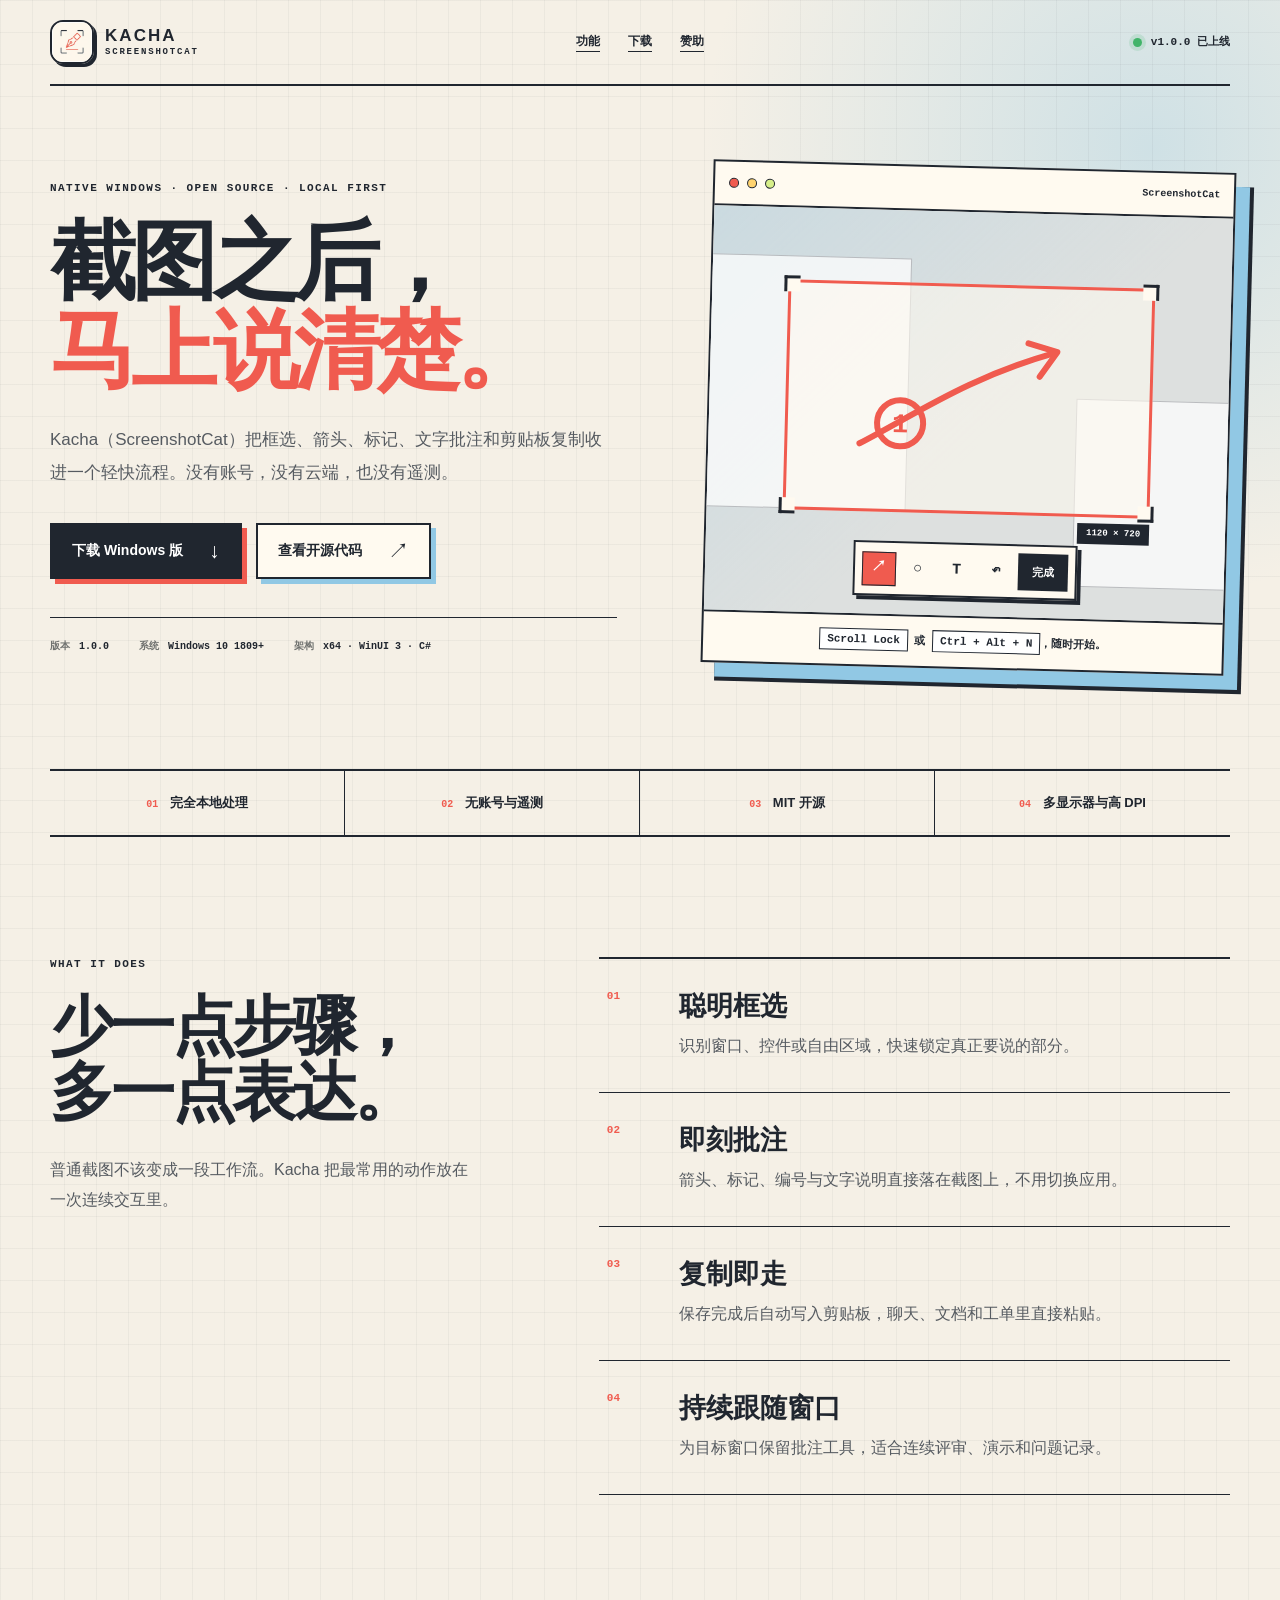
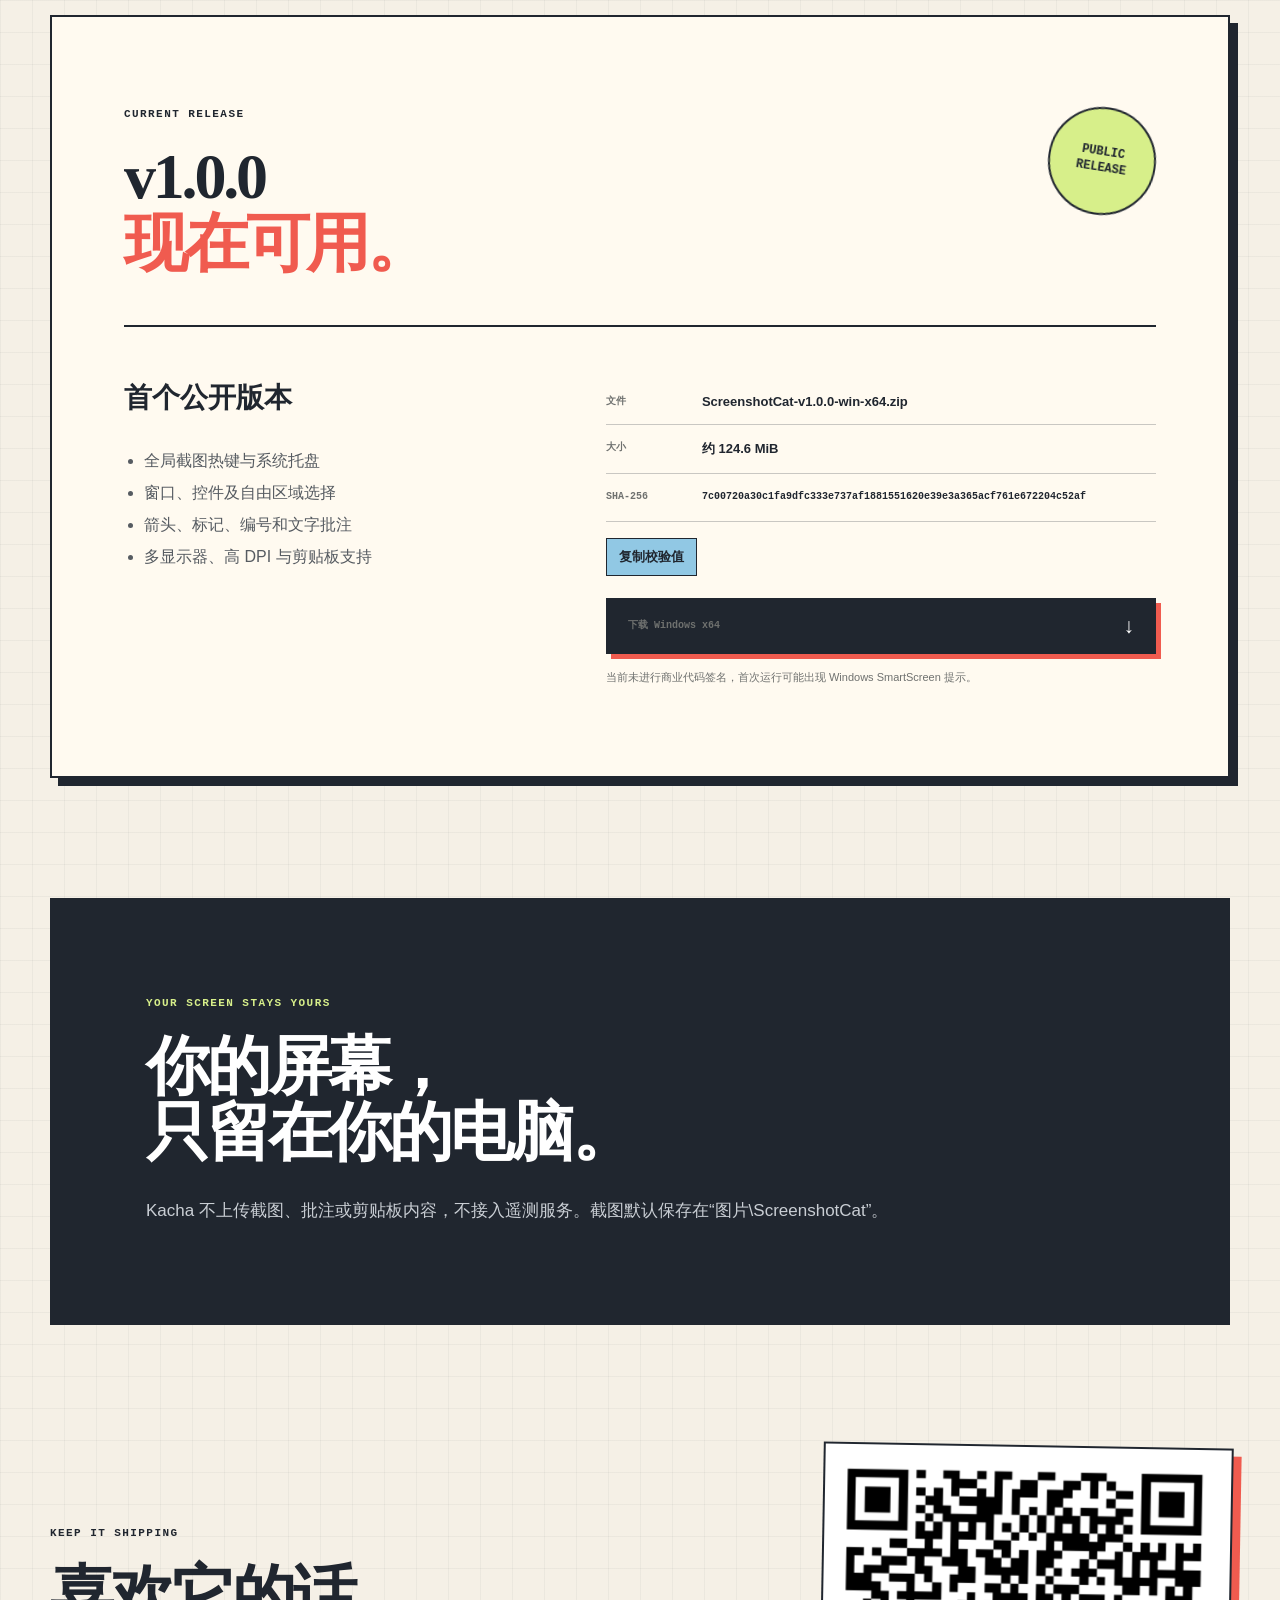
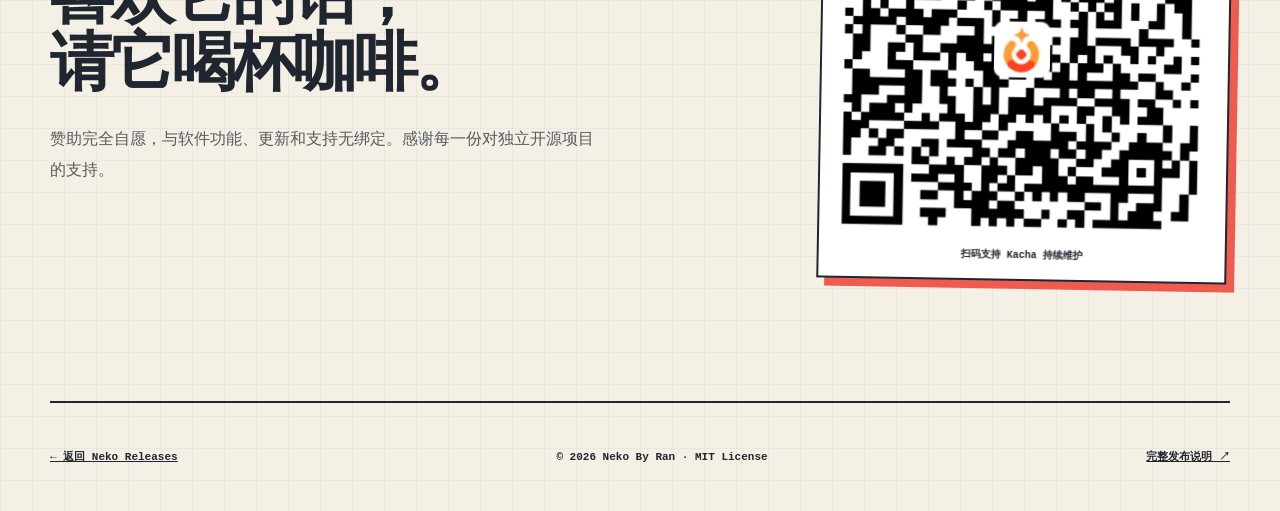
<file: website/index.html>
<!doctype html>
<html lang="zh-CN">
  <head>
    <meta charset="utf-8" />
    <meta name="viewport" content="width=device-width, initial-scale=1" />
    <meta name="theme-color" content="#f5f0e6" />
    <meta name="description" content="Kacha（ScreenshotCat）是一款轻量、原生、完全本地处理的 Windows 截图与批注工具。" />
    <meta property="og:title" content="Kacha — Windows 截图与批注工具" />
    <meta property="og:description" content="框选、批注、复制，一次完成。开源、无遥测、完全本地。" />
    <meta property="og:type" content="website" />
    <meta property="og:url" content="https://kacha.nkbr.cc/" />
    <meta property="og:image" content="https://kacha.nkbr.cc/assets/app-icon.webp" />
    <link rel="canonical" href="https://kacha.nkbr.cc/" />
    <link rel="icon" href="./assets/app-icon.webp" type="image/webp" />
    <link rel="stylesheet" href="./styles.css" />
    <script src="./script.js" defer></script>
    <title>Kacha — Windows 截图与批注工具</title>
  </head>
  <body>
    <a class="skip-link" href="#download">跳到下载</a>

    <header class="site-header">
      <a class="brand" href="/" aria-label="Kacha 首页">
        <img src="./assets/app-icon.webp" width="44" height="44" alt="" />
        <span><strong>KACHA</strong><small>SCREENSHOTCAT</small></span>
      </a>
      <nav aria-label="主导航">
        <a href="#features">功能</a>
        <a href="#download">下载</a>
        <a href="#sponsor">赞助</a>
      </nav>
      <span class="live-status"><i aria-hidden="true"></i> v1.0.0 已上线</span>
    </header>

    <main>
      <section class="hero" aria-labelledby="hero-title">
        <div class="hero-copy">
          <p class="overline">NATIVE WINDOWS · OPEN SOURCE · LOCAL FIRST</p>
          <h1 id="hero-title">截图之后，<br /><em>马上说清楚。</em></h1>
          <p class="hero-lead">
            Kacha（ScreenshotCat）把框选、箭头、标记、文字批注和剪贴板复制收进一个轻快流程。没有账号，没有云端，也没有遥测。
          </p>
          <div class="hero-actions">
            <a class="button button-primary" href="https://github.com/nekobyran/ScreenshotCat/releases/download/v1.0.0/ScreenshotCat-v1.0.0-win-x64.zip" data-download>
              <span>下载 Windows 版</span><b aria-hidden="true">↓</b>
            </a>
            <a class="button button-secondary" href="https://github.com/nekobyran/ScreenshotCat" target="_blank" rel="noopener noreferrer">
              <span>查看开源代码</span><b aria-hidden="true">↗</b>
            </a>
          </div>
          <dl class="hero-facts">
            <div><dt>版本</dt><dd>1.0.0</dd></div>
            <div><dt>系统</dt><dd>Windows 10 1809+</dd></div>
            <div><dt>架构</dt><dd>x64 · WinUI 3 · C#</dd></div>
          </dl>
        </div>

        <div class="capture-stage" aria-label="Kacha 框选与批注界面示意图">
          <div class="stage-bar"><span></span><span></span><span></span><b>ScreenshotCat</b></div>
          <div class="stage-content">
            <div class="selection-box">
              <i class="corner corner-tl"></i><i class="corner corner-tr"></i>
              <i class="corner corner-bl"></i><i class="corner corner-br"></i>
              <svg viewBox="0 0 360 210" role="img" aria-label="红色批注箭头">
                <path d="M72 152 C130 120, 178 84, 264 57" />
                <path d="M238 48 L267 56 L250 81" />
                <circle cx="112" cy="131" r="23" />
                <text x="104" y="140">1</text>
              </svg>
              <span class="selection-size">1120 × 720</span>
            </div>
            <div class="tool-rail" aria-hidden="true">
              <span class="tool-active">↗</span><span>○</span><span>T</span><span>↶</span><strong>完成</strong>
            </div>
          </div>
          <p class="stage-caption"><span>Scroll Lock</span> 或 <span>Ctrl + Alt + N</span>，随时开始。</p>
        </div>
      </section>

      <section class="trust-line" aria-label="产品承诺">
        <p><b>01</b> 完全本地处理</p>
        <p><b>02</b> 无账号与遥测</p>
        <p><b>03</b> MIT 开源</p>
        <p><b>04</b> 多显示器与高 DPI</p>
      </section>

      <section class="features" id="features" aria-labelledby="features-title">
        <div class="section-intro">
          <p class="overline">WHAT IT DOES</p>
          <h2 id="features-title">少一点步骤，<br />多一点表达。</h2>
          <p>普通截图不该变成一段工作流。Kacha 把最常用的动作放在一次连续交互里。</p>
        </div>
        <ol class="feature-list">
          <li><span>01</span><div><h3>聪明框选</h3><p>识别窗口、控件或自由区域，快速锁定真正要说的部分。</p></div></li>
          <li><span>02</span><div><h3>即刻批注</h3><p>箭头、标记、编号与文字说明直接落在截图上，不用切换应用。</p></div></li>
          <li><span>03</span><div><h3>复制即走</h3><p>保存完成后自动写入剪贴板，聊天、文档和工单里直接粘贴。</p></div></li>
          <li><span>04</span><div><h3>持续跟随窗口</h3><p>为目标窗口保留批注工具，适合连续评审、演示和问题记录。</p></div></li>
        </ol>
      </section>

      <section class="release" id="download" aria-labelledby="download-title">
        <div class="release-head">
          <div>
            <p class="overline">CURRENT RELEASE</p>
            <h2 id="download-title">v1.0.0<br /><em>现在可用。</em></h2>
          </div>
          <span class="release-stamp">PUBLIC<br />RELEASE</span>
        </div>
        <div class="release-body">
          <div class="release-notes">
            <h3>首个公开版本</h3>
            <ul>
              <li>全局截图热键与系统托盘</li>
              <li>窗口、控件及自由区域选择</li>
              <li>箭头、标记、编号和文字批注</li>
              <li>多显示器、高 DPI 与剪贴板支持</li>
            </ul>
          </div>
          <div class="download-panel">
            <p><span>文件</span><strong>ScreenshotCat-v1.0.0-win-x64.zip</strong></p>
            <p><span>大小</span><strong>约 124.6 MiB</strong></p>
            <p><span>SHA-256</span><code data-checksum>7c00720a30c1fa9dfc333e737af1881551620e39e3a365acf761e672204c52af</code></p>
            <button type="button" class="copy-button" data-copy-checksum>复制校验值</button>
            <a class="button button-primary wide" href="https://github.com/nekobyran/ScreenshotCat/releases/download/v1.0.0/ScreenshotCat-v1.0.0-win-x64.zip" data-download>
              <span>下载 Windows x64</span><b aria-hidden="true">↓</b>
            </a>
            <p class="signature-note">当前未进行商业代码签名，首次运行可能出现 Windows SmartScreen 提示。</p>
          </div>
        </div>
      </section>

      <section class="privacy-band" aria-labelledby="privacy-title">
        <p class="overline">YOUR SCREEN STAYS YOURS</p>
        <h2 id="privacy-title">你的屏幕，<br />只留在你的电脑。</h2>
        <p>Kacha 不上传截图、批注或剪贴板内容，不接入遥测服务。截图默认保存在“图片\ScreenshotCat”。</p>
      </section>

      <section class="sponsor" id="sponsor" aria-labelledby="sponsor-title">
        <div class="sponsor-copy">
          <p class="overline">KEEP IT SHIPPING</p>
          <h2 id="sponsor-title">喜欢它的话，<br />请它喝杯咖啡。</h2>
          <p>赞助完全自愿，与软件功能、更新和支持无绑定。感谢每一份对独立开源项目的支持。</p>
        </div>
        <figure class="sponsor-code">
          <img src="./assets/sponsor.jpg" width="641" height="638" alt="Kacha 项目赞助二维码" />
          <figcaption>扫码支持 Kacha 持续维护</figcaption>
        </figure>
      </section>
    </main>

    <footer>
      <a href="https://nkbr.cc/">← 返回 Neko Releases</a>
      <p>© <span data-year></span> Neko By Ran · MIT License</p>
      <a href="https://github.com/nekobyran/ScreenshotCat/releases/tag/v1.0.0" target="_blank" rel="noopener noreferrer">完整发布说明 ↗</a>
    </footer>

    <div class="toast" role="status" aria-live="polite" data-toast></div>
  </body>
</html>
</file>
<file: website/styles.css>
:root {
  --ink: #20262f;
  --paper: #f5f0e6;
  --panel: #fffaf0;
  --muted: #6f716f;
  --red: #f05b4f;
  --blue: #91c8e4;
  --lime: #d7ef8a;
  --line: #20262f;
  --shadow: 8px 8px 0 var(--line);
}

* { box-sizing: border-box; }
html { scroll-behavior: smooth; }
body {
  margin: 0;
  color: var(--ink);
  background:
    linear-gradient(rgba(32, 38, 47, .045) 1px, transparent 1px),
    linear-gradient(90deg, rgba(32, 38, 47, .045) 1px, transparent 1px),
    radial-gradient(circle at 90% 4%, rgba(145, 200, 228, .38), transparent 28rem),
    var(--paper);
  background-size: 32px 32px, 32px 32px, auto, auto;
  font-family: "Microsoft YaHei UI", "PingFang SC", sans-serif;
  min-height: 100vh;
}

a { color: inherit; }
.skip-link { position: fixed; top: 12px; left: 12px; z-index: 30; padding: 10px 14px; background: var(--ink); color: white; transform: translateY(-160%); }
.skip-link:focus { transform: translateY(0); }
.site-header, main, footer { width: min(1180px, calc(100% - 40px)); margin-inline: auto; }

.site-header { min-height: 86px; display: grid; grid-template-columns: 1fr auto 1fr; align-items: center; border-bottom: 2px solid var(--line); }
.brand { display: inline-flex; align-items: center; gap: 11px; width: max-content; text-decoration: none; }
.brand img { border: 2px solid var(--line); border-radius: 13px; box-shadow: 3px 3px 0 var(--line); }
.brand strong, .brand small { display: block; }
.brand strong { font: 900 17px/1 "Segoe UI", sans-serif; letter-spacing: .12em; }
.brand small { margin-top: 4px; font: 600 9px/1 Consolas, monospace; letter-spacing: .2em; }
nav { display: flex; gap: 28px; }
nav a { font: 600 12px/1 Consolas, monospace; text-decoration-thickness: 1px; text-underline-offset: 6px; }
.live-status { justify-self: end; display: flex; align-items: center; gap: 9px; font: 600 11px/1 Consolas, monospace; }
.live-status i { width: 9px; height: 9px; border-radius: 50%; background: #41b469; box-shadow: 0 0 0 4px rgba(65, 180, 105, .16); }

.hero { min-height: 680px; display: grid; grid-template-columns: 1.04fr .96fr; gap: clamp(50px, 7vw, 100px); align-items: center; padding: 80px 0 100px; }
.overline { margin: 0 0 22px; font: 700 11px/1.4 Consolas, monospace; letter-spacing: .13em; }
h1, h2, h3, p { margin-top: 0; }
h1 { margin-bottom: 28px; font: 900 clamp(52px, 6.7vw, 88px)/1.04 "Bodoni 72", "Songti SC", Georgia, serif; letter-spacing: -.055em; }
h1 em, h2 em { color: var(--red); font-style: normal; }
.hero-lead { max-width: 630px; margin-bottom: 34px; color: #565b61; font-size: 17px; line-height: 1.9; }
.hero-actions { display: flex; flex-wrap: wrap; gap: 14px; }
.button { display: inline-flex; align-items: center; justify-content: space-between; gap: 26px; min-height: 56px; padding: 0 20px; border: 2px solid var(--line); font-size: 14px; font-weight: 800; text-decoration: none; transition: transform .18s ease, box-shadow .18s ease, background .18s ease; }
.button:hover { transform: translate(-3px, -3px); }
.button-primary { background: var(--ink); color: white; box-shadow: 5px 5px 0 var(--red); }
.button-primary:hover { background: var(--red); box-shadow: 8px 8px 0 var(--ink); }
.button-secondary { background: var(--panel); box-shadow: 5px 5px 0 var(--blue); }
.button-secondary:hover { background: var(--lime); box-shadow: 8px 8px 0 var(--ink); }
.button b { font-size: 21px; font-weight: 400; }
.hero-facts { display: flex; flex-wrap: wrap; gap: 12px 30px; margin: 38px 0 0; padding-top: 22px; border-top: 1.5px solid var(--line); }
.hero-facts div { display: flex; gap: 9px; }
.hero-facts dt, .hero-facts dd { margin: 0; font: 600 10px/1.4 Consolas, monospace; }
.hero-facts dt { color: var(--muted); }

.capture-stage { position: relative; border: 2px solid var(--line); background: var(--panel); box-shadow: 14px 14px 0 var(--blue), 16px 16px 0 2px var(--line); transform: rotate(1.5deg); }
.stage-bar { height: 44px; display: flex; align-items: center; gap: 8px; padding: 0 14px; border-bottom: 2px solid var(--line); }
.stage-bar span { width: 10px; height: 10px; border: 1.5px solid var(--line); border-radius: 50%; }
.stage-bar span:nth-child(1) { background: var(--red); }
.stage-bar span:nth-child(2) { background: #ffd36f; }
.stage-bar span:nth-child(3) { background: var(--lime); }
.stage-bar b { margin-left: auto; font: 600 10px/1 Consolas, monospace; }
.stage-content { position: relative; min-height: 390px; padding: 54px 36px 84px; overflow: hidden; background: linear-gradient(135deg, rgba(145, 200, 228, .24), transparent 55%), #dde0df; }
.stage-content::before, .stage-content::after { position: absolute; content: ""; background: rgba(255,255,255,.72); border: 1.5px solid rgba(32,38,47,.28); }
.stage-content::before { width: 42%; height: 62%; left: -4%; top: 12%; }
.stage-content::after { width: 34%; height: 46%; right: -5%; bottom: 8%; }
.selection-box { position: relative; z-index: 2; width: 82%; height: 230px; margin: 18px auto; border: 3px solid var(--red); background: rgba(255, 250, 240, .58); }
.corner { position: absolute; width: 16px; height: 16px; border: solid var(--ink); background: var(--panel); }
.corner-tl { left: -7px; top: -7px; border-width: 3px 0 0 3px; }
.corner-tr { right: -7px; top: -7px; border-width: 3px 3px 0 0; }
.corner-bl { left: -7px; bottom: -7px; border-width: 0 0 3px 3px; }
.corner-br { right: -7px; bottom: -7px; border-width: 0 3px 3px 0; }
.selection-box svg { width: 100%; height: 100%; overflow: visible; }
.selection-box path, .selection-box circle { fill: none; stroke: var(--red); stroke-width: 6; stroke-linecap: round; stroke-linejoin: round; }
.selection-box text { fill: var(--red); font: 800 27px/1 Consolas, monospace; }
.selection-size { position: absolute; right: -3px; bottom: -30px; padding: 6px 9px; background: var(--ink); color: white; font: 600 9px/1 Consolas, monospace; }
.tool-rail { position: absolute; z-index: 3; left: 50%; bottom: 18px; display: flex; gap: 5px; align-items: center; padding: 7px; border: 2px solid var(--line); background: var(--panel); box-shadow: 4px 4px 0 var(--line); transform: translateX(-50%); }
.tool-rail span { width: 34px; height: 34px; display: grid; place-items: center; border: 1.5px solid transparent; font: 700 15px/1 Consolas, monospace; }
.tool-rail .tool-active { border-color: var(--line); background: var(--red); color: white; }
.tool-rail strong { padding: 11px 14px; background: var(--ink); color: white; font-size: 11px; }
.stage-caption { margin: 0; padding: 16px 18px; border-top: 2px solid var(--line); font: 600 11px/1.5 Consolas, monospace; text-align: center; }
.stage-caption span { padding: 4px 7px; border: 1px solid var(--line); background: white; }

.trust-line { display: grid; grid-template-columns: repeat(4, 1fr); border-block: 2px solid var(--line); }
.trust-line p { margin: 0; padding: 23px 18px; border-right: 1.5px solid var(--line); font-size: 13px; font-weight: 700; text-align: center; }
.trust-line p:last-child { border-right: 0; }
.trust-line b { margin-right: 8px; color: var(--red); font: 700 10px/1 Consolas, monospace; }

.features { display: grid; grid-template-columns: .8fr 1.2fr; gap: clamp(60px, 10vw, 150px); padding: 120px 0; }
.section-intro { position: sticky; top: 30px; align-self: start; }
h2 { margin-bottom: 28px; font: 900 clamp(42px, 5vw, 68px)/1.04 "Bodoni 72", "Songti SC", Georgia, serif; letter-spacing: -.05em; }
.section-intro > p:last-child { max-width: 420px; color: #565b61; line-height: 1.85; }
.feature-list { margin: 0; padding: 0; list-style: none; border-top: 2px solid var(--line); }
.feature-list li { display: grid; grid-template-columns: 48px 1fr; gap: 24px; padding: 32px 8px; border-bottom: 1.5px solid var(--line); transition: padding .2s ease, background .2s ease; }
.feature-list li:hover { padding-inline: 18px; background: rgba(145, 200, 228, .15); }
.feature-list > li > span { font: 700 11px/1 Consolas, monospace; color: var(--red); }
.feature-list h3 { margin-bottom: 10px; font: 800 27px/1.15 "Microsoft YaHei UI", sans-serif; }
.feature-list p { margin: 0; color: #565b61; line-height: 1.75; }

.release { padding: 90px clamp(28px, 6vw, 72px); border: 2px solid var(--line); background: var(--panel); box-shadow: var(--shadow); }
.release-head { display: flex; justify-content: space-between; gap: 40px; align-items: start; padding-bottom: 48px; border-bottom: 2px solid var(--line); }
.release-head h2 { margin: 0; }
.release-stamp { display: grid; place-items: center; width: 108px; aspect-ratio: 1; border: 2px solid var(--line); border-radius: 50%; background: var(--lime); font: 900 12px/1.3 Consolas, monospace; text-align: center; transform: rotate(9deg); }
.release-body { display: grid; grid-template-columns: .8fr 1.2fr; gap: clamp(50px, 9vw, 120px); padding-top: 52px; }
.release-notes h3 { font-size: 28px; }
.release-notes ul { margin: 0; padding-left: 20px; color: #565b61; line-height: 2; }
.download-panel { display: grid; gap: 0; }
.download-panel > p:not(.signature-note) { display: grid; grid-template-columns: 80px 1fr; gap: 16px; margin: 0; padding: 15px 0; border-bottom: 1px solid rgba(32, 38, 47, .24); }
.download-panel span { color: var(--muted); font: 600 10px/1.5 Consolas, monospace; }
.download-panel strong { font-size: 13px; word-break: break-all; }
.download-panel code { font: 600 10px/1.65 Consolas, monospace; word-break: break-all; }
.copy-button { justify-self: start; margin: 16px 0 22px; padding: 9px 12px; border: 1.5px solid var(--line); background: var(--blue); color: var(--ink); font-weight: 700; cursor: pointer; }
.wide { width: 100%; }
.signature-note { margin: 14px 0 0; color: var(--muted); font-size: 11px; line-height: 1.7; }

.privacy-band { margin: 120px 0; padding: clamp(46px, 8vw, 96px); border-block: 2px solid var(--line); background: var(--ink); color: white; }
.privacy-band .overline { color: var(--lime); }
.privacy-band h2 { max-width: 780px; }
.privacy-band > p:last-child { max-width: 760px; margin: 0; color: #c9ced4; font-size: 17px; line-height: 1.9; }
.not-found { margin-top: 10vh; }

.sponsor { display: grid; grid-template-columns: 1fr minmax(280px, 410px); gap: clamp(60px, 10vw, 150px); align-items: center; padding-bottom: 120px; }
.sponsor-copy > p:last-child { max-width: 550px; color: #565b61; line-height: 1.9; }
.sponsor-code { margin: 0; padding: 16px; border: 2px solid var(--line); background: white; box-shadow: 8px 8px 0 var(--red); transform: rotate(1deg); }
.sponsor-code img { display: block; width: 100%; height: auto; }
.sponsor-code figcaption { padding-top: 14px; font: 700 10px/1.4 Consolas, monospace; text-align: center; }

footer { min-height: 110px; display: flex; align-items: center; justify-content: space-between; gap: 28px; border-top: 2px solid var(--line); font: 600 11px/1.5 Consolas, monospace; }
footer p { margin: 0; }
.toast { position: fixed; z-index: 20; left: 50%; bottom: 24px; max-width: calc(100% - 30px); padding: 12px 16px; border: 2px solid var(--line); background: var(--lime); box-shadow: 4px 4px 0 var(--line); font-size: 13px; font-weight: 800; opacity: 0; pointer-events: none; transform: translate(-50%, 20px); transition: opacity .18s ease, transform .18s ease; }
.toast.is-visible { opacity: 1; transform: translate(-50%, 0); }
:focus-visible { outline: 3px solid var(--red); outline-offset: 4px; }

@media (max-width: 900px) {
  .site-header { grid-template-columns: 1fr auto; }
  nav { display: none; }
  .hero { grid-template-columns: 1fr; padding-top: 60px; }
  .capture-stage { width: min(620px, 95%); margin: 0 auto; }
  .trust-line { grid-template-columns: repeat(2, 1fr); }
  .trust-line p:nth-child(2) { border-right: 0; }
  .trust-line p:nth-child(-n+2) { border-bottom: 1.5px solid var(--line); }
  .features, .release-body { grid-template-columns: 1fr; }
  .section-intro { position: static; }
}

@media (max-width: 600px) {
  .site-header, main, footer { width: min(100% - 24px, 1180px); }
  .site-header { min-height: 74px; }
  .brand img { width: 38px; height: 38px; }
  .live-status { font-size: 10px; }
  .hero { min-height: auto; gap: 56px; padding: 54px 0 80px; }
  h1 { font-size: 48px; }
  .hero-lead { font-size: 15px; }
  .hero-actions, .button { width: 100%; }
  .capture-stage { width: calc(100% - 8px); box-shadow: 8px 8px 0 var(--blue), 10px 10px 0 2px var(--line); }
  .stage-content { min-height: 310px; padding-inline: 20px; }
  .selection-box { width: 90%; height: 180px; }
  .tool-rail span { width: 28px; height: 30px; }
  .trust-line { grid-template-columns: 1fr; }
  .trust-line p { border-right: 0; border-bottom: 1.5px solid var(--line); }
  .trust-line p:last-child { border-bottom: 0; }
  .features { gap: 40px; padding: 86px 0; }
  h2 { font-size: 42px; }
  .release { padding: 52px 22px; box-shadow: 5px 5px 0 var(--line); }
  .release-head { align-items: center; }
  .release-stamp { width: 82px; font-size: 9px; }
  .download-panel > p:not(.signature-note) { grid-template-columns: 1fr; gap: 7px; }
  .privacy-band { margin: 86px 0; padding: 56px 24px; }
  .sponsor { grid-template-columns: 1fr; gap: 40px; padding-bottom: 86px; }
  .sponsor-code { width: min(100%, 390px); justify-self: center; }
  footer { min-height: 150px; flex-direction: column; align-items: flex-start; justify-content: center; }
}

@media (prefers-reduced-motion: reduce) {
  html { scroll-behavior: auto; }
  *, *::before, *::after { scroll-behavior: auto !important; animation-duration: .01ms !important; transition-duration: .01ms !important; }
}
</file>
